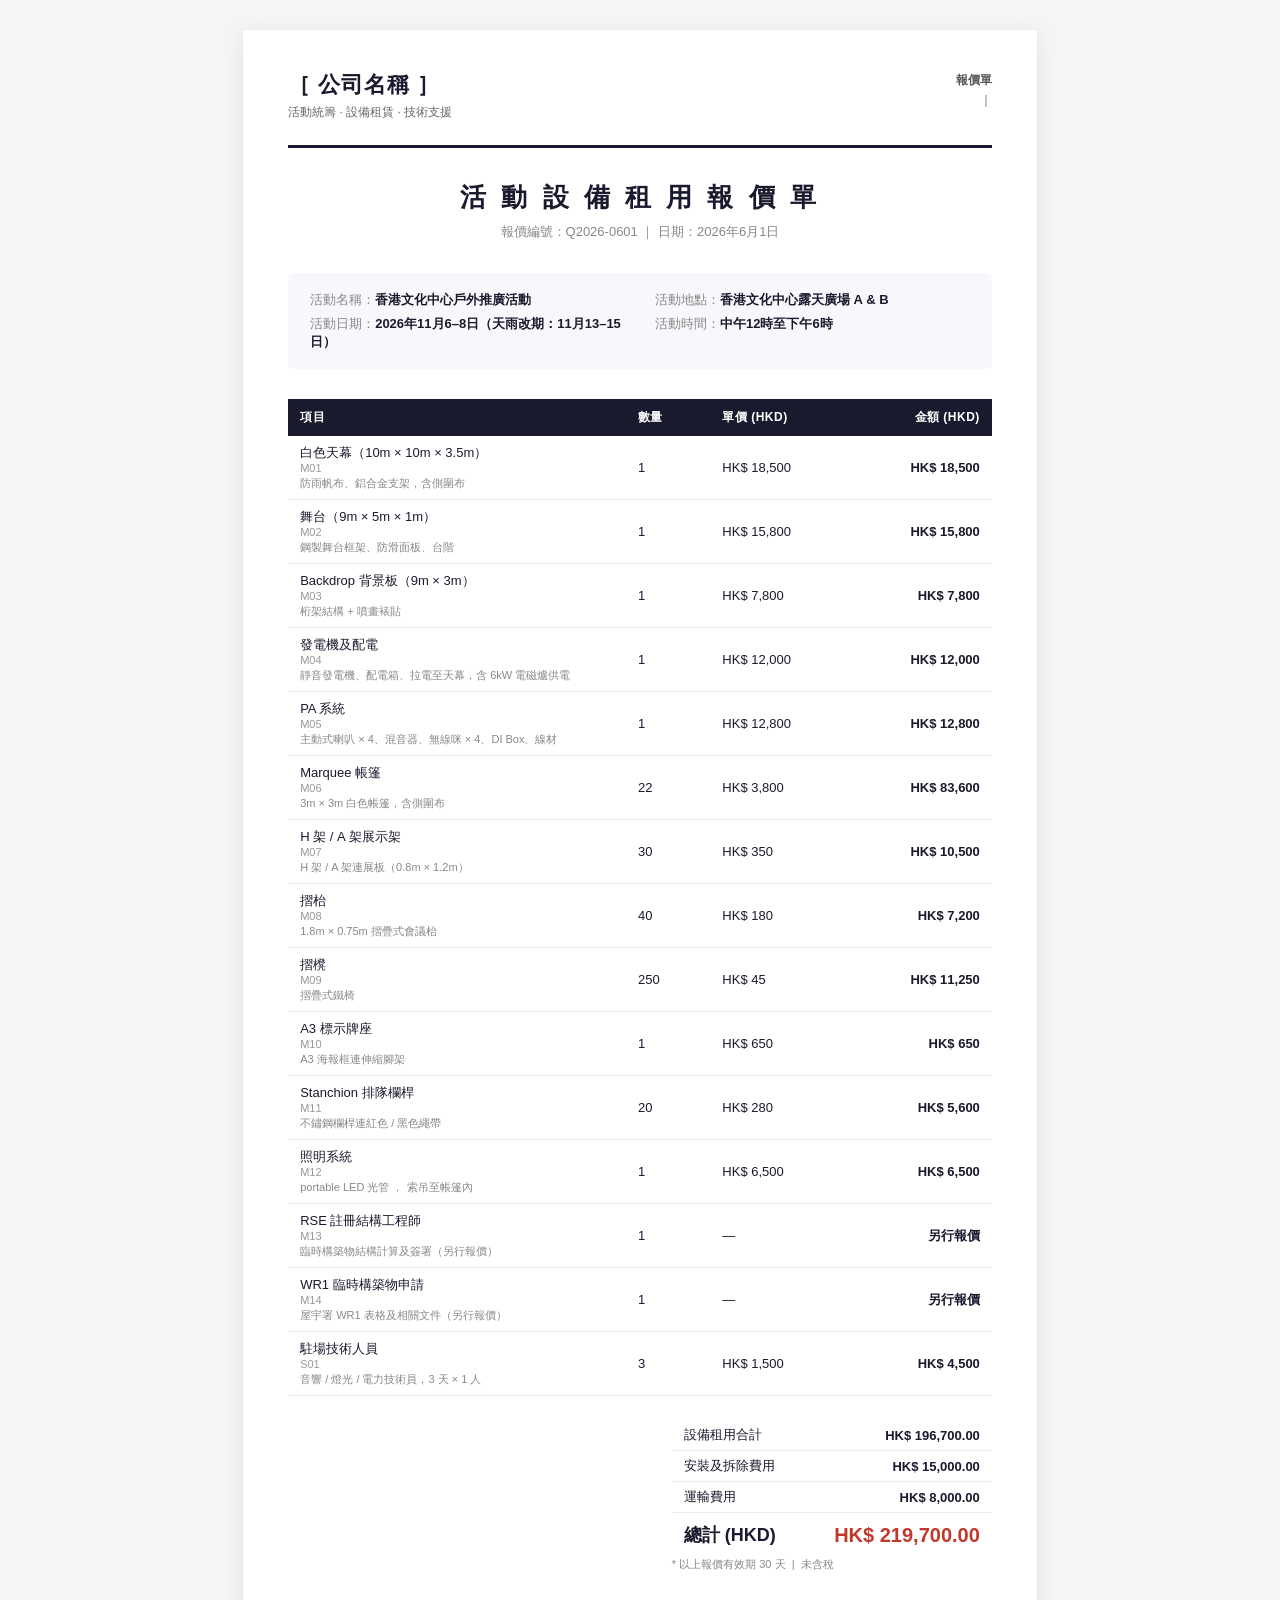
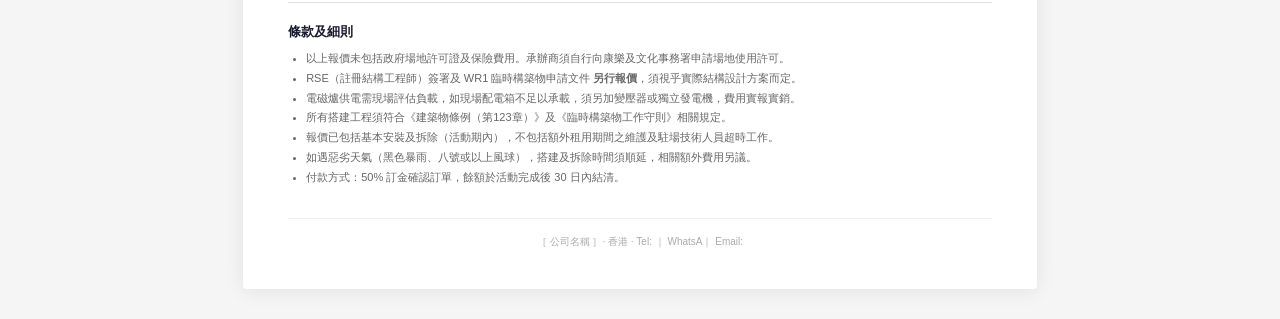
<file: quotation_event.html>
<!DOCTYPE html>
<html lang="zh-HK">
<head>
<meta charset="UTF-8">
<meta name="viewport" content="width=device-width, initial-scale=1.0">
<title>活動設備租用報價單</title>
<style>
  @page { margin: 15mm 12mm; }
  *, *::before, *::after { margin: 0; padding: 0; box-sizing: border-box; }
  body {
    font-family: 'Microsoft JhengHei', 'Noto Sans TC', 'Segoe UI', sans-serif;
    color: #1a1a2e; background: #f5f5f5; padding: 30px 20px;
  }
  .page {
    max-width: 210mm; margin: 0 auto; background: #fff;
    padding: 40px 45px; box-shadow: 0 2px 20px rgba(0,0,0,.08);
    border-radius: 4px;
  }
  .header { display: flex; justify-content: space-between; align-items: flex-start; margin-bottom: 32px; padding-bottom: 24px; border-bottom: 3px solid #1a1a2e; }
  .header-left h1 { font-size: 22px; font-weight: 800; letter-spacing: 1px; color: #1a1a2e; margin-bottom: 4px; }
  .header-left .sub { font-size: 12px; color: #666; }
  .header-right { text-align: right; font-size: 12px; color: #555; line-height: 1.7; }

  .quote-title {
    text-align: center; font-size: 26px; font-weight: 800;
    letter-spacing: 4px; margin-bottom: 8px; color: #1a1a2e;
  }
  .quote-ref {
    text-align: center; font-size: 13px; color: #888; margin-bottom: 32px;
  }

  .event-info {
    display: grid; grid-template-columns: 1fr 1fr; gap: 6px 30px;
    background: #f8f8fc; padding: 18px 22px; border-radius: 6px;
    margin-bottom: 30px; font-size: 13px;
  }
  .event-info .label { color: #888; }
  .event-info .value { font-weight: 600; }

  table { width: 100%; border-collapse: collapse; margin-bottom: 24px; }
  thead th {
    background: #1a1a2e; color: #fff; font-size: 12px; font-weight: 600;
    padding: 10px 12px; text-align: left; letter-spacing: .5px;
  }
  thead th:last-child { text-align: right; }
  tbody td { padding: 8px 12px; font-size: 13px; border-bottom: 1px solid #eee; }
  tbody td:last-child { text-align: right; font-weight: 600; }
  tbody tr:hover { background: #f8f8fc; }
  .item-code { color: #999; font-size: 11px; display: block; }
  .item-note { color: #888; font-size: 11px; display: block; margin-top: 2px; }
  .subtotal-row td { font-weight: 700; background: #f0f0f5; border-bottom: 2px solid #1a1a2e; }
  .subtotal-row td:last-child { font-size: 15px; }

  .totals { margin-left: auto; width: 320px; margin-bottom: 30px; }
  .totals table { margin-bottom: 0; }
  .totals td { padding: 6px 12px; font-size: 13px; border-bottom: 1px solid #eee; }
  .totals td:last-child { text-align: right; font-weight: 600; }
  .totals .grand-total td { font-size: 18px; font-weight: 800; color: #1a1a2e; border-bottom: none; padding-top: 10px; }
  .totals .grand-total td:last-child { color: #c0392b; font-size: 20px; }

  .terms { margin-top: 24px; padding-top: 20px; border-top: 1px solid #ddd; }
  .terms h3 { font-size: 13px; font-weight: 700; margin-bottom: 8px; color: #1a1a2e; }
  .terms p, .terms li { font-size: 11px; color: #666; line-height: 1.8; }
  .terms ul { padding-left: 18px; }

  .footer { text-align: center; margin-top: 30px; padding-top: 16px; border-top: 1px solid #eee; font-size: 10px; color: #aaa; }

  .stamp {
    display: inline-block; border: 2px solid #c0392b; color: #c0392b;
    padding: 4px 16px; font-size: 11px; font-weight: 700; letter-spacing: 2px;
    border-radius: 2px; margin-left: 10px;
  }
  .validity { font-size: 11px; color: #888; margin-top: 4px; }

  @media print {
    body { background: #fff; padding: 0; }
    .page { box-shadow: none; padding: 20px 30px; border-radius: 0; }
  }
</style>
</head>
<body>
<div class="page">

  <!-- Header -->
  <div class="header">
    <div class="header-left">
      <h1>［ 公司名稱 ］</h1>
      <div class="sub">活動統籌 · 設備租賃 · 技術支援</div>
    </div>
    <div class="header-right">
      <strong>報價單</strong><br>
      ｜
    </div>
  </div>

  <div class="quote-title">活 動 設 備 租 用 報 價 單</div>
  <div class="quote-ref">報價編號：Q2026-0601 ｜ 日期：2026年6月1日</div>

  <!-- Event Info -->
  <div class="event-info">
    <div><span class="label">活動名稱：</span><span class="value">香港文化中心戶外推廣活動</span></div>
    <div><span class="label">活動地點：</span><span class="value">香港文化中心露天廣場 A &amp; B</span></div>
    <div><span class="label">活動日期：</span><span class="value">2026年11月6–8日（天雨改期：11月13–15日）</span></div>
    <div><span class="label">活動時間：</span><span class="value">中午12時至下午6時</span></div>
  </div>

  <!-- Items Table -->
  <table>
    <thead>
      <tr><th style="width:48%;">項目</th><th style="width:12%;">數量</th><th style="width:18%;">單價 (HKD)</th><th style="width:22%;">金額 (HKD)</th></tr>
    </thead>
    <tbody id="items-body"></tbody>
  </table>

  <!-- Totals -->
  <div class="totals">
    <table>
      <tr><td>設備租用合計</td><td id="subtotal">—</td></tr>
      <tr><td>安裝及拆除費用</td><td id="install">—</td></tr>
      <tr><td>運輸費用</td><td>HK$ 8,000.00</td></tr>
      <tr class="grand-total"><td>總計 (HKD)</td><td id="grand-total">—</td></tr>
    </table>
    <div class="validity">* 以上報價有效期 30 天 &nbsp;|&nbsp; 未含稅</div>
  </div>

  <!-- Terms -->
  <div class="terms">
    <h3>條款及細則</h3>
    <ul>
      <li>以上報價未包括政府場地許可證及保險費用。承辦商須自行向康樂及文化事務署申請場地使用許可。</li>
      <li>RSE（註冊結構工程師）簽署及 WR1 臨時構築物申請文件 <strong>另行報價</strong>，須視乎實際結構設計方案而定。</li>
      <li>電磁爐供電需現場評估負載，如現場配電箱不足以承載，須另加變壓器或獨立發電機，費用實報實銷。</li>
      <li>所有搭建工程須符合《建築物條例（第123章）》及《臨時構築物工作守則》相關規定。</li>
      <li>報價已包括基本安裝及拆除（活動期內），不包括額外租用期間之維護及駐場技術人員超時工作。</li>
      <li>如遇惡劣天氣（黑色暴雨、八號或以上風球），搭建及拆除時間須順延，相關額外費用另議。</li>
      <li>付款方式：50% 訂金確認訂單，餘額於活動完成後 30 日內結清。</li>
    </ul>
  </div>

  <div class="footer">
    ［ 公司名稱 ］· 香港 · Tel: ｜ WhatsA｜ Email:
  </div>
</div>

<script>
const ITEMS = [
  { code: "M01", name: "白色天幕（10m × 10m × 3.5m）", note: "防雨帆布、鋁合金支架，含側圍布", qty: 1, price: 18500 },
  { code: "M02", name: "舞台（9m × 5m × 1m）", note: "鋼製舞台框架、防滑面板、台階", qty: 1, price: 15800 },
  { code: "M03", name: "Backdrop 背景板（9m × 3m）", note: "桁架結構 + 噴畫裱貼", qty: 1, price: 7800 },
  { code: "M04", name: "發電機及配電", note: "靜音發電機、配電箱、拉電至天幕，含 6kW 電磁爐供電", qty: 1, price: 12000 },
  { code: "M05", name: "PA 系統", note: "主動式喇叭 × 4、混音器、無線咪 × 4、DI Box、線材", qty: 1, price: 12800 },
  { code: "M06", name: "Marquee 帳篷", note: "3m × 3m 白色帳篷，含側圍布", qty: 22, price: 3800 },
  { code: "M07", name: "H 架 / A 架展示架", note: "H 架 / A 架連展板（0.8m × 1.2m）", qty: 30, price: 350 },
  { code: "M08", name: "摺枱", note: "1.8m × 0.75m 摺疊式會議枱", qty: 40, price: 180 },
  { code: "M09", name: "摺櫈", note: "摺疊式鐵椅", qty: 250, price: 45 },
  { code: "M10", name: "A3 標示牌座", note: "A3 海報框連伸縮腳架", qty: 1, price: 650 },
  { code: "M11", name: "Stanchion 排隊欄桿", note: "不鏽鋼欄桿連紅色 / 黑色繩帶", qty: 20, price: 280 },
  { code: "M12", name: "照明系統", note: " portable LED 光管 ， 索吊至帳篷內", qty: 1, price: 6500 },
  { code: "M13", name: "RSE 註冊結構工程師", note: "臨時構築物結構計算及簽署（另行報價）", qty: 1, price: 0 },
  { code: "M14", name: "WR1 臨時構築物申請", note: "屋宇署 WR1 表格及相關文件（另行報價）", qty: 1, price: 0 },
  { code: "S01", name: "駐場技術人員", note: "音響 / 燈光 / 電力技術員，3 天 × 1 人", qty: 3, price: 1500 },
];

function render() {
  const body = document.getElementById('items-body');
  let subtotal = 0;

  ITEMS.forEach(item => {
    const total = item.qty * item.price;
    subtotal += total;
    const tr = document.createElement('tr');
    tr.innerHTML = `
      <td>
        ${item.name}
        <span class="item-code">${item.code}</span>
        ${item.note ? '<span class="item-note">' + item.note + '</span>' : ''}
      </td>
      <td>${item.qty}</td>
      <td>${item.price > 0 ? 'HK$ ' + item.price.toLocaleString('zh-HK') : '—'}</td>
      <td>${item.price > 0 ? 'HK$ ' + total.toLocaleString('zh-HK') : '另行報價'}</td>
    `;
    body.appendChild(tr);
  });

  // Subtotal
  const equipTotal = subtotal;
  const installFee = 15000; // installation & dismantle labour
  const transportFee = 8000;
  const grandTotal = equipTotal + installFee + transportFee;

  document.getElementById('subtotal').textContent = 'HK$ ' + equipTotal.toLocaleString('zh-HK') + '.00';
  document.getElementById('install').textContent = 'HK$ ' + installFee.toLocaleString('zh-HK') + '.00';
  document.getElementById('grand-total').textContent = 'HK$ ' + grandTotal.toLocaleString('zh-HK') + '.00';
}

render();
</script>
</body>
</html>
</file>
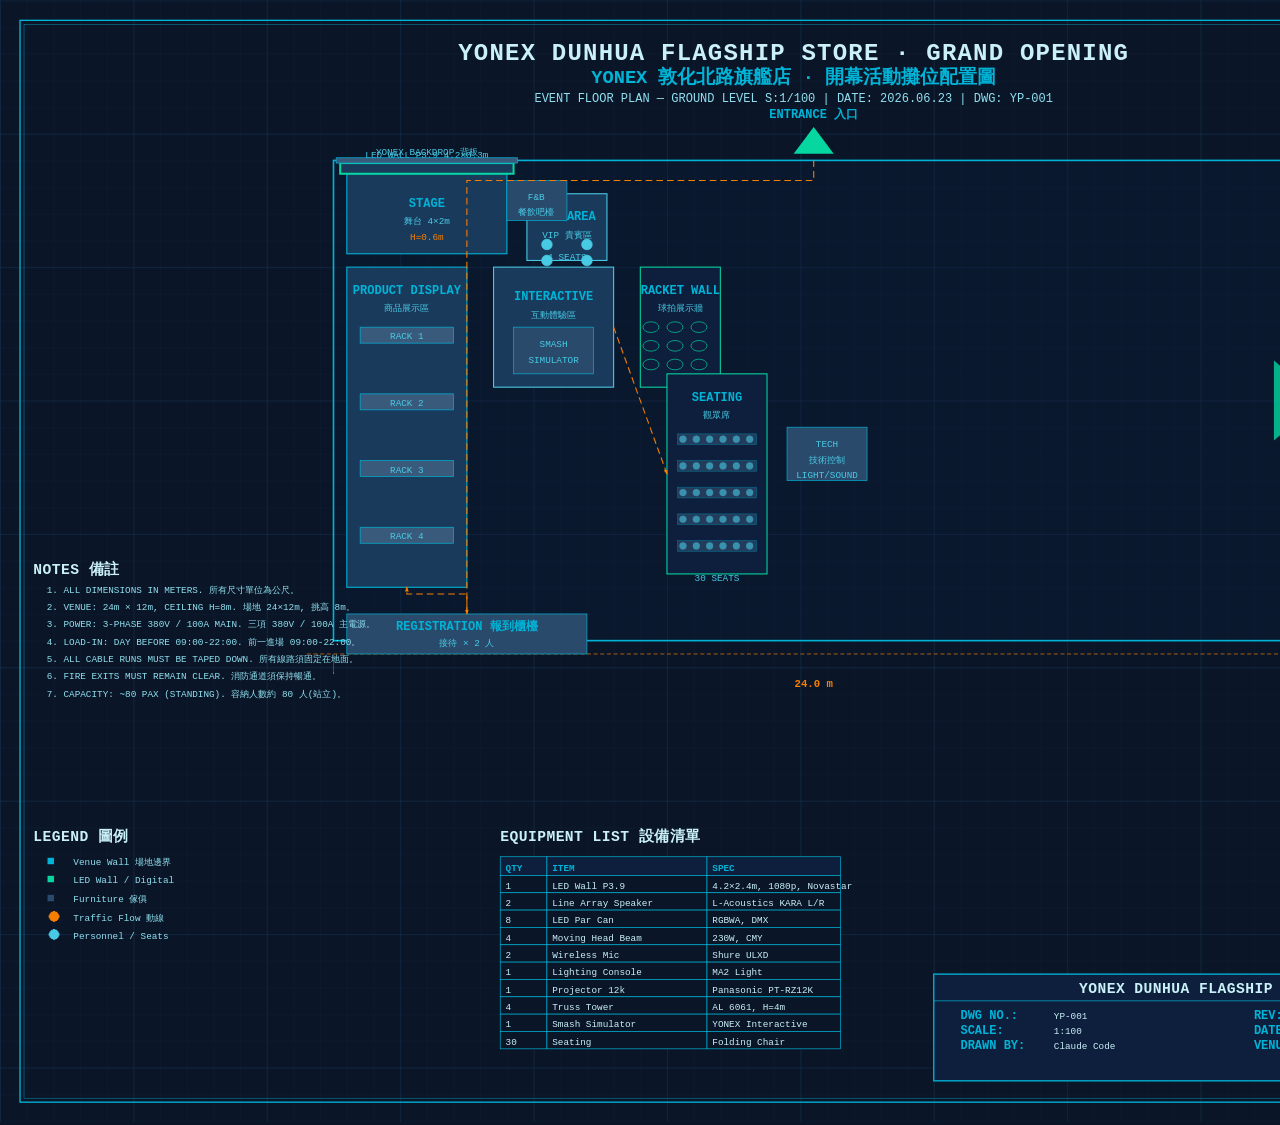
<file: YONEX_攤位配置圖.html>
<!DOCTYPE html>
<html lang="zh-TW">
<head>
<meta charset="UTF-8">
<meta name="viewport" content="width=device-width, initial-scale=1.0">
<title>YONEX 敦化旗艦店開幕 — 攤位配置圖</title>
<style>
  @page { margin: 8mm; size: A3 landscape; }
  * { margin: 0; padding: 0; box-sizing: border-box; }
  body { font-family: "Courier New", "Microsoft JhengHei", monospace; background: #555; color: #222; font-size: 8px; }
  .page { width: 420mm; margin: 0 auto; background: #0a1628; box-shadow: 0 4px 20px rgba(0,0,0,0.3); }
  .svg-container { width: 420mm; height: 297mm; display: block; }
  svg { width: 420mm; height: 297mm; }
</style>
</head><body>
<div class="page">
<svg xmlns="http://www.w3.org/2000/svg" viewBox="0 0 1190 841" width="1190" height="841">
<style>
  text { font-family: "Courier New", "Lucida Console", "Microsoft JhengHei", monospace; }
  .title-lg { fill: #caf0f8; font-size: 18px; font-weight: 700; letter-spacing: 0.05em; text-transform: uppercase; }
  .title { fill: #caf0f8; font-size: 11px; font-weight: 700; letter-spacing: 0.03em; text-transform: uppercase; }
  .subtitle { fill: #90e0ef; font-size: 9px; }
  .label { fill: #00b4d8; font-size: 9px; font-weight: 600; }
  .label-sm { fill: #48cae4; font-size: 7px; }
  .dim-value { fill: #f77f00; font-size: 8px; font-weight: 600; }
  .dim-line { stroke: #f77f00; stroke-width: 0.5; stroke-dasharray: 3,2; }
  .dim-ext { stroke: #f77f00; stroke-width: 0.3; }
  .note { fill: #90e0ef; font-size: 7px; }
  .note-warn { fill: #f77f00; font-size: 7px; }
  .wall { fill: #0d1f3c; stroke: #00b4d8; stroke-width: 1.2; }
  .wall-thick { fill: #0d1f3c; stroke: #00b4d8; stroke-width: 1.5; }
  .floor { fill: #0d1f3c; stroke: #00b4d8; stroke-width: 0.5; }
  .zone-a { fill: #1a3a5c; stroke: #00b4d8; stroke-width: 0.8; }
  .zone-b { fill: #1a3a5c; stroke: #48cae4; stroke-width: 0.8; }
  .zone-c { fill: #0d1f3c; stroke: #06d6a0; stroke-width: 0.8; }
  .furniture { fill: #2a4a6c; stroke: #00b4d8; stroke-width: 0.5; }
  .furniture-solid { fill: #3a5a7c; stroke: #00b4d8; stroke-width: 0.5; }
  .led-wall { fill: #1a3a5c; stroke: #06d6a0; stroke-width: 1.5; }
  .people { fill: #48cae4; stroke: #48cae4; stroke-width: 0.5; }
  .plant { fill: #06d6a0; stroke: #06d6a0; stroke-width: 0.5; opacity: 0.7; }
  .table-header { fill: #0d1f3c; stroke: #00b4d8; stroke-width: 0.5; }
  .table-cell { fill: #0a1628; stroke: #00b4d8; stroke-width: 0.5; }
  .bom-text { fill: #caf0f8; font-size: 7px; }
  .bom-hdr { fill: #00b4d8; font-size: 7px; font-weight: 700; }
  .grid-minor { stroke: #112240; stroke-width: 0.3; }
  .grid-major { stroke: #1a3a5c; stroke-width: 0.5; }
  .arrow-org { marker-end: url(#arr-org); }
</style>
<defs>
  <pattern id="grid" width="20" height="20" patternUnits="userSpaceOnUse">
    <path d="M 20 0 L 0 0 0 20" fill="none" class="grid-minor"/>
  </pattern>
  <pattern id="grid-major" width="100" height="100" patternUnits="userSpaceOnUse">
    <path d="M 100 0 L 0 0 0 100" fill="none" class="grid-major"/>
  </pattern>
  <marker id="arr-org" markerWidth="5" markerHeight="3.5" refX="4" refY="1.75" orient="auto">
    <polygon points="0 0, 5 1.75, 0 3.5" fill="#f77f00"/>
  </marker>
  <pattern id="hatch" width="6" height="6" patternUnits="userSpaceOnUse" patternTransform="rotate(45)">
    <line x1="0" y1="0" x2="0" y2="6" stroke="#00b4d8" stroke-width="0.2" opacity="0.3"/>
  </pattern>
  <pattern id="people-pat" width="40" height="40" patternUnits="userSpaceOnUse">
    <circle cx="20" cy="15" r="3" fill="#48cae4" opacity="0.3"/>
  </pattern>
</defs>
<rect width="1190" height="841" fill="#0a1628"/>
<rect width="1190" height="841" fill="url(#grid)"/>
<rect width="1190" height="841" fill="url(#grid-major)"/>
<rect x="15" y="15" width="1160" height="811" fill="none" stroke="#00b4d8" stroke-width="1"/>
<rect x="18" y="18" width="1154" height="805" fill="none" stroke="#00b4d8" stroke-width="0.3"/>
<text x="595" y="45" text-anchor="middle" class="title-lg">YONEX DUNHUA FLAGSHIP STORE · GRAND OPENING</text>
<text x="595" y="62" text-anchor="middle" fill="#00b4d8" font-size="14" font-weight="600">YONEX 敦化北路旗艦店 · 開幕活動攤位配置圖</text>
<text x="595" y="76" text-anchor="middle" class="subtitle">EVENT FLOOR PLAN — GROUND LEVEL  S:1/100  |  DATE: 2026.06.23  |  DWG: YP-001</text>
<rect x="250" y="120" width="720" height="360" class="wall" fill="#0a1628" fill-opacity="0.3"/>
<line x1="230" y1="490" x2="990" y2="490" class="dim-line"/>
<line x1="250" y1="490" x2="250" y2="505" class="dim-ext arrow-org"/>
<line x1="970" y1="490" x2="970" y2="505" class="dim-ext arrow-org"/>
<text x="610.0" y="515" text-anchor="middle" class="dim-value">24.0 m</text>
<line x1="990" y1="120" x2="990" y2="480" class="dim-line"/>
<line x1="990" y1="120" x2="980" y2="120" class="dim-ext arrow-org"/>
<line x1="990" y1="480" x2="980" y2="480" class="dim-ext arrow-org"/>
<text x="998" y="300.0" text-anchor="middle" transform="rotate(90,998,300.0)" class="dim-value">12.0 m</text>
<polygon points="595.0,115 625.0,115 610.0,95" fill="#06d6a0"/>
<text x="610.0" y="88" text-anchor="middle" class="label" fill="#06d6a0">ENTRANCE 入口</text>
<rect x="260" y="130" width="120" height="60" class="zone-a" fill="url(#hatch)"/>
<text x="320.0" y="155" text-anchor="middle" class="label">STAGE</text>
<text x="320.0" y="168" text-anchor="middle" class="label-sm">舞台 4×2m</text>
<text x="320.0" y="180" text-anchor="middle" class="note-warn">H=0.6m</text>
<rect x="255" y="122" width="130" height="8" class="led-wall"/>
<text x="320.0" y="118" text-anchor="middle" class="label-sm" fill="#06d6a0">LED WALL P3.9  4.2×0.3m</text>
<rect x="252" y="118" width="136" height="4" fill="#3a5a7c" stroke="#00b4d8" stroke-width="0.5"/>
<text x="320.0" y="116" text-anchor="middle" class="label-sm">YONEX BACKDROP 背板</text>
<rect x="395" y="145" width="60" height="50" class="zone-b"/>
<text x="425.0" y="165" text-anchor="middle" class="label">VIP AREA</text>
<text x="425.0" y="178" text-anchor="middle" class="label-sm">VIP 貴賓區</text>
<circle cx="410" cy="183" r="4" class="people"/>
<circle cx="440" cy="183" r="4" class="people"/>
<circle cx="410" cy="195" r="4" class="people"/>
<circle cx="440" cy="195" r="4" class="people"/>
<text x="425.0" y="195" text-anchor="middle" class="label-sm">4 SEATS</text>
<rect x="380" y="135" width="45" height="30" class="furniture"/>
<text x="402" y="150" text-anchor="middle" class="label-sm">F&B</text>
<text x="402" y="161" text-anchor="middle" class="label-sm">餐飲吧檯</text>
<rect x="260" y="200" width="90" height="240" class="zone-a"/>
<text x="305.0" y="220" text-anchor="middle" class="label">PRODUCT DISPLAY</text>
<text x="305.0" y="233" text-anchor="middle" class="label-sm">商品展示區</text>
<rect x="270" y="245" width="70" height="12" class="furniture-solid"/>
<text x="305.0" y="254" text-anchor="middle" class="label-sm">RACK 1</text>
<rect x="270" y="295" width="70" height="12" class="furniture-solid"/>
<text x="305.0" y="304" text-anchor="middle" class="label-sm">RACK 2</text>
<rect x="270" y="345" width="70" height="12" class="furniture-solid"/>
<text x="305.0" y="354" text-anchor="middle" class="label-sm">RACK 3</text>
<rect x="270" y="395" width="70" height="12" class="furniture-solid"/>
<text x="305.0" y="404" text-anchor="middle" class="label-sm">RACK 4</text>
<rect x="370" y="200" width="90" height="90" class="zone-b"/>
<text x="415.0" y="225" text-anchor="middle" class="label">INTERACTIVE</text>
<text x="415.0" y="238" text-anchor="middle" class="label-sm">互動體驗區</text>
<rect x="385" y="245" width="60" height="35" class="furniture" stroke="#06d6a0"/>
<text x="415.0" y="260" text-anchor="middle" class="label-sm" fill="#06d6a0">SMASH</text>
<text x="415.0" y="272" text-anchor="middle" class="label-sm" fill="#06d6a0">SIMULATOR</text>
<rect x="480" y="200" width="60" height="90" class="zone-c"/>
<text x="510" y="220" text-anchor="middle" class="label" fill="#06d6a0">RACKET WALL</text>
<text x="510" y="233" text-anchor="middle" class="label-sm" fill="#06d6a0">球拍展示牆</text>
<ellipse cx="488" cy="245" rx="6" ry="4" fill="none" stroke="#06d6a0" stroke-width="0.5"/>
<ellipse cx="488" cy="259" rx="6" ry="4" fill="none" stroke="#06d6a0" stroke-width="0.5"/>
<ellipse cx="488" cy="273" rx="6" ry="4" fill="none" stroke="#06d6a0" stroke-width="0.5"/>
<ellipse cx="506" cy="245" rx="6" ry="4" fill="none" stroke="#06d6a0" stroke-width="0.5"/>
<ellipse cx="506" cy="259" rx="6" ry="4" fill="none" stroke="#06d6a0" stroke-width="0.5"/>
<ellipse cx="506" cy="273" rx="6" ry="4" fill="none" stroke="#06d6a0" stroke-width="0.5"/>
<ellipse cx="524" cy="245" rx="6" ry="4" fill="none" stroke="#06d6a0" stroke-width="0.5"/>
<ellipse cx="524" cy="259" rx="6" ry="4" fill="none" stroke="#06d6a0" stroke-width="0.5"/>
<ellipse cx="524" cy="273" rx="6" ry="4" fill="none" stroke="#06d6a0" stroke-width="0.5"/>
<rect x="260" y="460" width="180" height="30" class="furniture"/>
<text x="350.0" y="472" text-anchor="middle" class="label">REGISTRATION 報到櫃檯</text>
<text x="350.0" y="484" text-anchor="middle" class="label-sm">接待 × 2 人</text>
<rect x="500" y="280" width="75" height="150" class="zone-c"/>
<text x="537.5" y="300" text-anchor="middle" class="label" fill="#06d6a0">SEATING</text>
<text x="537.5" y="313" text-anchor="middle" class="label-sm" fill="#06d6a0">觀眾席</text>
<rect x="508" y="325" width="59" height="8" class="furniture-solid" opacity="0.5"/>
<circle cx="512" cy="329" r="2.5" class="people" opacity="0.6"/>
<circle cx="522" cy="329" r="2.5" class="people" opacity="0.6"/>
<circle cx="532" cy="329" r="2.5" class="people" opacity="0.6"/>
<circle cx="542" cy="329" r="2.5" class="people" opacity="0.6"/>
<circle cx="552" cy="329" r="2.5" class="people" opacity="0.6"/>
<circle cx="562" cy="329" r="2.5" class="people" opacity="0.6"/>
<rect x="508" y="345" width="59" height="8" class="furniture-solid" opacity="0.5"/>
<circle cx="512" cy="349" r="2.5" class="people" opacity="0.6"/>
<circle cx="522" cy="349" r="2.5" class="people" opacity="0.6"/>
<circle cx="532" cy="349" r="2.5" class="people" opacity="0.6"/>
<circle cx="542" cy="349" r="2.5" class="people" opacity="0.6"/>
<circle cx="552" cy="349" r="2.5" class="people" opacity="0.6"/>
<circle cx="562" cy="349" r="2.5" class="people" opacity="0.6"/>
<rect x="508" y="365" width="59" height="8" class="furniture-solid" opacity="0.5"/>
<circle cx="512" cy="369" r="2.5" class="people" opacity="0.6"/>
<circle cx="522" cy="369" r="2.5" class="people" opacity="0.6"/>
<circle cx="532" cy="369" r="2.5" class="people" opacity="0.6"/>
<circle cx="542" cy="369" r="2.5" class="people" opacity="0.6"/>
<circle cx="552" cy="369" r="2.5" class="people" opacity="0.6"/>
<circle cx="562" cy="369" r="2.5" class="people" opacity="0.6"/>
<rect x="508" y="385" width="59" height="8" class="furniture-solid" opacity="0.5"/>
<circle cx="512" cy="389" r="2.5" class="people" opacity="0.6"/>
<circle cx="522" cy="389" r="2.5" class="people" opacity="0.6"/>
<circle cx="532" cy="389" r="2.5" class="people" opacity="0.6"/>
<circle cx="542" cy="389" r="2.5" class="people" opacity="0.6"/>
<circle cx="552" cy="389" r="2.5" class="people" opacity="0.6"/>
<circle cx="562" cy="389" r="2.5" class="people" opacity="0.6"/>
<rect x="508" y="405" width="59" height="8" class="furniture-solid" opacity="0.5"/>
<circle cx="512" cy="409" r="2.5" class="people" opacity="0.6"/>
<circle cx="522" cy="409" r="2.5" class="people" opacity="0.6"/>
<circle cx="532" cy="409" r="2.5" class="people" opacity="0.6"/>
<circle cx="542" cy="409" r="2.5" class="people" opacity="0.6"/>
<circle cx="552" cy="409" r="2.5" class="people" opacity="0.6"/>
<circle cx="562" cy="409" r="2.5" class="people" opacity="0.6"/>
<text x="537.5" y="435" text-anchor="middle" class="label-sm" fill="#06d6a0">30 SEATS</text>
<rect x="590" y="320" width="60" height="40" class="furniture"/>
<text x="620.0" y="335" text-anchor="middle" class="label-sm">TECH</text>
<text x="620.0" y="347" text-anchor="middle" class="label-sm">技術控制</text>
<text x="620.0" y="358" text-anchor="middle" class="label-sm">LIGHT/SOUND</text>
<polygon points="955,270.0 955,330.0 990,300.0" fill="#06d6a0" opacity="0.8"/>
<text x="998" y="304.0" class="label-sm" fill="#06d6a0">EXIT</text>
<polyline points="610.0,120 610.0,135 350.0,135 350.0,460" fill="none" stroke="#f77f00" stroke-width="0.8" stroke-dasharray="5,3" marker-end="url(#arr-org)"/>
<polyline points="350.0,460 350.0,445 305.0,445 305.0,440" fill="none" stroke="#f77f00" stroke-width="0.8" stroke-dasharray="5,3" marker-end="url(#arr-org)"/>
<polyline points="460,245.0 500,355.0" fill="none" stroke="#f77f00" stroke-width="0.8" stroke-dasharray="5,3" marker-end="url(#arr-org)"/>
<text x="25" y="630" class="title">LEGEND 圖例</text>
<text x="35" y="648" fill="#00b4d8" font-size="10">■</text>
<text x="55" y="648" class="note">Venue Wall 場地邊界</text>
<text x="35" y="662" fill="#06d6a0" font-size="10">■</text>
<text x="55" y="662" class="note">LED Wall / Digital</text>
<text x="35" y="676" fill="#2a4a6c" font-size="10">■</text>
<text x="55" y="676" class="note">Furniture 傢俱</text>
<text x="35" y="690" fill="#f77f00" font-size="10">⬤</text>
<text x="55" y="690" class="note">Traffic Flow 動線</text>
<text x="35" y="704" fill="#48cae4" font-size="10">⬤</text>
<text x="55" y="704" class="note">Personnel / Seats</text>
<text x="375" y="630" class="title">EQUIPMENT LIST 設備清單</text>
<rect x="375" y="642" width="35" height="14" class="table-header"/>
<text x="379" y="653" class="bom-hdr">QTY</text>
<rect x="410" y="642" width="120" height="14" class="table-header"/>
<text x="414" y="653" class="bom-hdr">ITEM</text>
<rect x="530" y="642" width="100" height="14" class="table-header"/>
<text x="534" y="653" class="bom-hdr">SPEC</text>
<rect x="375" y="656" width="35" height="13" class="table-cell"/>
<text x="379" y="666" class="bom-text">1</text>
<rect x="410" y="656" width="120" height="13" class="table-cell"/>
<text x="414" y="666" class="bom-text">LED Wall P3.9</text>
<rect x="530" y="656" width="100" height="13" class="table-cell"/>
<text x="534" y="666" class="bom-text">4.2×2.4m, 1080p, Novastar</text>
<rect x="375" y="669" width="35" height="13" class="table-cell"/>
<text x="379" y="679" class="bom-text">2</text>
<rect x="410" y="669" width="120" height="13" class="table-cell"/>
<text x="414" y="679" class="bom-text">Line Array Speaker</text>
<rect x="530" y="669" width="100" height="13" class="table-cell"/>
<text x="534" y="679" class="bom-text">L-Acoustics KARA L/R</text>
<rect x="375" y="682" width="35" height="13" class="table-cell"/>
<text x="379" y="692" class="bom-text">8</text>
<rect x="410" y="682" width="120" height="13" class="table-cell"/>
<text x="414" y="692" class="bom-text">LED Par Can</text>
<rect x="530" y="682" width="100" height="13" class="table-cell"/>
<text x="534" y="692" class="bom-text">RGBWA, DMX</text>
<rect x="375" y="695" width="35" height="13" class="table-cell"/>
<text x="379" y="705" class="bom-text">4</text>
<rect x="410" y="695" width="120" height="13" class="table-cell"/>
<text x="414" y="705" class="bom-text">Moving Head Beam</text>
<rect x="530" y="695" width="100" height="13" class="table-cell"/>
<text x="534" y="705" class="bom-text">230W, CMY</text>
<rect x="375" y="708" width="35" height="13" class="table-cell"/>
<text x="379" y="718" class="bom-text">2</text>
<rect x="410" y="708" width="120" height="13" class="table-cell"/>
<text x="414" y="718" class="bom-text">Wireless Mic</text>
<rect x="530" y="708" width="100" height="13" class="table-cell"/>
<text x="534" y="718" class="bom-text">Shure ULXD</text>
<rect x="375" y="721" width="35" height="13" class="table-cell"/>
<text x="379" y="731" class="bom-text">1</text>
<rect x="410" y="721" width="120" height="13" class="table-cell"/>
<text x="414" y="731" class="bom-text">Lighting Console</text>
<rect x="530" y="721" width="100" height="13" class="table-cell"/>
<text x="534" y="731" class="bom-text">MA2 Light</text>
<rect x="375" y="734" width="35" height="13" class="table-cell"/>
<text x="379" y="744" class="bom-text">1</text>
<rect x="410" y="734" width="120" height="13" class="table-cell"/>
<text x="414" y="744" class="bom-text">Projector 12k</text>
<rect x="530" y="734" width="100" height="13" class="table-cell"/>
<text x="534" y="744" class="bom-text">Panasonic PT-RZ12K</text>
<rect x="375" y="747" width="35" height="13" class="table-cell"/>
<text x="379" y="757" class="bom-text">4</text>
<rect x="410" y="747" width="120" height="13" class="table-cell"/>
<text x="414" y="757" class="bom-text">Truss Tower</text>
<rect x="530" y="747" width="100" height="13" class="table-cell"/>
<text x="534" y="757" class="bom-text">AL 6061, H=4m</text>
<rect x="375" y="760" width="35" height="13" class="table-cell"/>
<text x="379" y="770" class="bom-text">1</text>
<rect x="410" y="760" width="120" height="13" class="table-cell"/>
<text x="414" y="770" class="bom-text">Smash Simulator</text>
<rect x="530" y="760" width="100" height="13" class="table-cell"/>
<text x="534" y="770" class="bom-text">YONEX Interactive</text>
<rect x="375" y="773" width="35" height="13" class="table-cell"/>
<text x="379" y="783" class="bom-text">30</text>
<rect x="410" y="773" width="120" height="13" class="table-cell"/>
<text x="414" y="783" class="bom-text">Seating</text>
<rect x="530" y="773" width="100" height="13" class="table-cell"/>
<text x="534" y="783" class="bom-text">Folding Chair</text>
<text x="25" y="430" class="title">NOTES 備註</text>
<text x="35" y="444" class="note">1. ALL DIMENSIONS IN METERS.  所有尺寸單位為公尺。</text>
<text x="35" y="457" class="note">2. VENUE: 24m × 12m, CEILING H=8m.  場地 24×12m, 挑高 8m。</text>
<text x="35" y="470" class="note">3. POWER: 3-PHASE 380V / 100A MAIN.  三項 380V / 100A 主電源。</text>
<text x="35" y="483" class="note">4. LOAD-IN: DAY BEFORE 09:00-22:00.  前一進場 09:00-22:00。</text>
<text x="35" y="496" class="note">5. ALL CABLE RUNS MUST BE TAPED DOWN.  所有線路須固定在地面。</text>
<text x="35" y="509" class="note">6. FIRE EXITS MUST REMAIN CLEAR.  消防通道須保持暢通。</text>
<text x="35" y="522" class="note">7. CAPACITY: ~80 PAX (STANDING).  容納人數約 80 人(站立)。</text>
<rect x="700" y="730" width="460" height="80" fill="#0d1f3c" stroke="#00b4d8" stroke-width="1"/>
<line x1="700" y1="750" x2="1160" y2="750" stroke="#00b4d8" stroke-width="0.5"/>
<text x="930.0" y="744" text-anchor="middle" class="title" font-size="10">YONEX DUNHUA FLAGSHIP GRAND OPENING</text>
<text x="720" y="764" class="label">DWG NO.:</text>
<text x="790" y="764" class="bom-text">YP-001</text>
<text x="940" y="764" class="label">REV:</text>
<text x="1010" y="764" class="bom-text">v1.0</text>
<text x="720" y="775" class="label">SCALE:</text>
<text x="790" y="775" class="bom-text">1:100</text>
<text x="940" y="775" class="label">DATE:</text>
<text x="1010" y="775" class="bom-text">2026.06.23</text>
<text x="720" y="786" class="label">DRAWN BY:</text>
<text x="790" y="786" class="bom-text">Claude Code</text>
<text x="940" y="786" class="label">VENUE:</text>
<text x="1010" y="786" class="bom-text">敦化北路 168 號</text>
</svg>
</div></body></html>
</file>
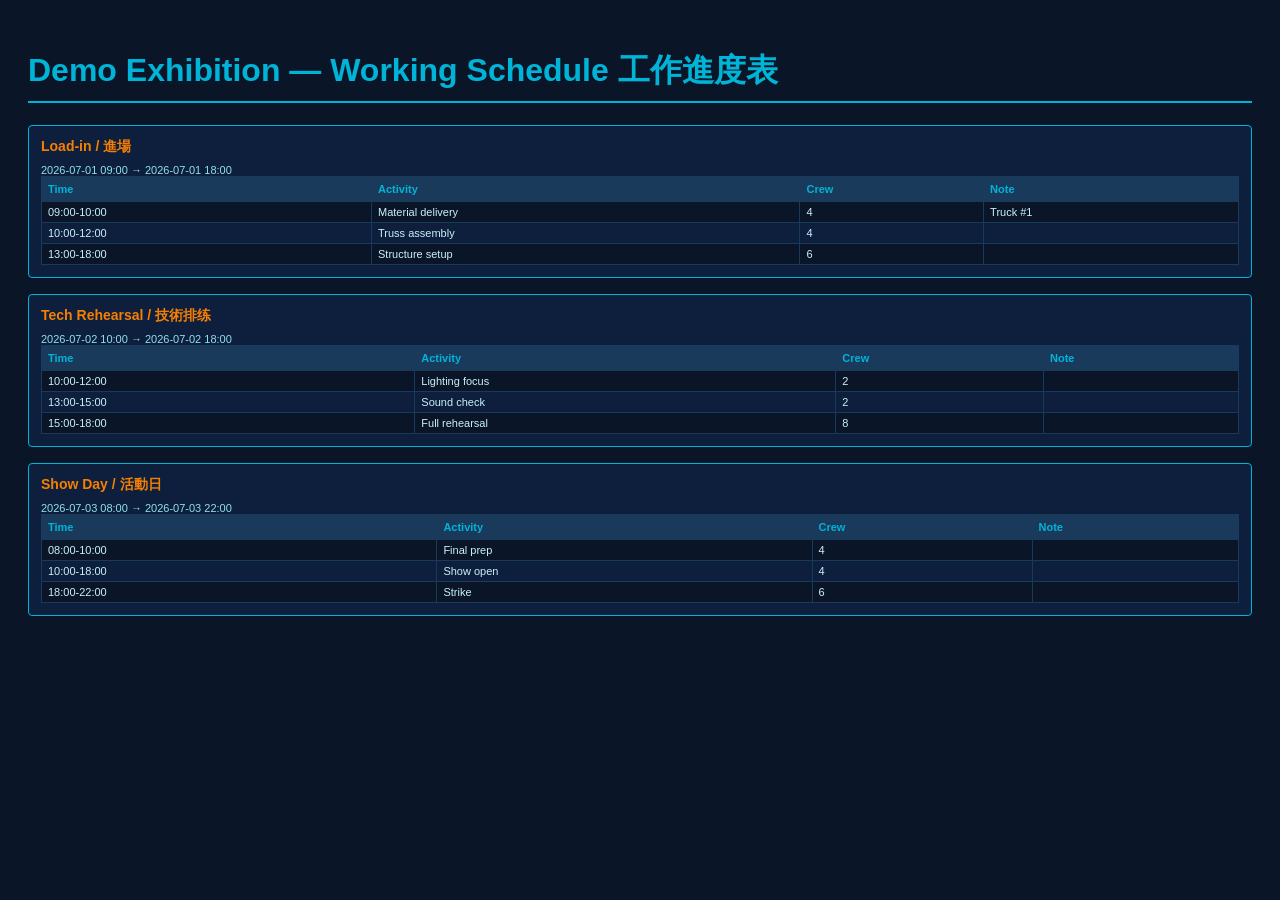
<file: 08_AI_Tools/demo_schedule.html>
<!DOCTYPE html><html lang="zh-TW"><head><meta charset="UTF-8">
<title>Working Schedule — Demo Exhibition</title>
<style>
  body { font-family: "Helvetica Neue", "Microsoft JhengHei", sans-serif; background: #0a1628; color: #caf0f8; padding: 20px; }
  h1 { color: #00b4d8; border-bottom: 2px solid #00b4d8; padding-bottom: 8px; }
  .phase { background: #0d1f3c; border: 1px solid #00b4d8; border-radius: 4px; margin: 16px 0; padding: 12px; }
  .phase h2 { color: #f77f00; margin: 0 0 8px 0; font-size: 14px; }
  .phase .date { color: #90e0ef; font-size: 11px; }
  table { width: 100%; border-collapse: collapse; font-size: 11px; }
  th { background: #1a3a5c; color: #00b4d8; padding: 6px; text-align: left; border: 1px solid #1a3a5c; }
  td { padding: 4px 6px; border: 1px solid #1a3a5c; color: #caf0f8; }
  tr:nth-child(even) { background: #0a1628; }
  .note-warn { color: #f77f00; }
</style></head><body>
<h1>Demo Exhibition — Working Schedule 工作進度表</h1>
<div class="phase">
<h2>Load-in / 進場</h2>
<div class="date">2026-07-01 09:00 → 2026-07-01 18:00</div>
<table><tr><th>Time</th><th>Activity</th><th>Crew</th><th>Note</th></tr>
<tr><td>09:00-10:00</td><td>Material delivery</td><td>4</td><td>Truck #1</td></tr>
<tr><td>10:00-12:00</td><td>Truss assembly</td><td>4</td><td></td></tr>
<tr><td>13:00-18:00</td><td>Structure setup</td><td>6</td><td></td></tr>
</table>
</div>
<div class="phase">
<h2>Tech Rehearsal / 技術排练</h2>
<div class="date">2026-07-02 10:00 → 2026-07-02 18:00</div>
<table><tr><th>Time</th><th>Activity</th><th>Crew</th><th>Note</th></tr>
<tr><td>10:00-12:00</td><td>Lighting focus</td><td>2</td><td></td></tr>
<tr><td>13:00-15:00</td><td>Sound check</td><td>2</td><td></td></tr>
<tr><td>15:00-18:00</td><td>Full rehearsal</td><td>8</td><td></td></tr>
</table>
</div>
<div class="phase">
<h2>Show Day / 活動日</h2>
<div class="date">2026-07-03 08:00 → 2026-07-03 22:00</div>
<table><tr><th>Time</th><th>Activity</th><th>Crew</th><th>Note</th></tr>
<tr><td>08:00-10:00</td><td>Final prep</td><td>4</td><td></td></tr>
<tr><td>10:00-18:00</td><td>Show open</td><td>4</td><td></td></tr>
<tr><td>18:00-22:00</td><td>Strike</td><td>6</td><td></td></tr>
</table>
</div>
</body></html>
</file>
